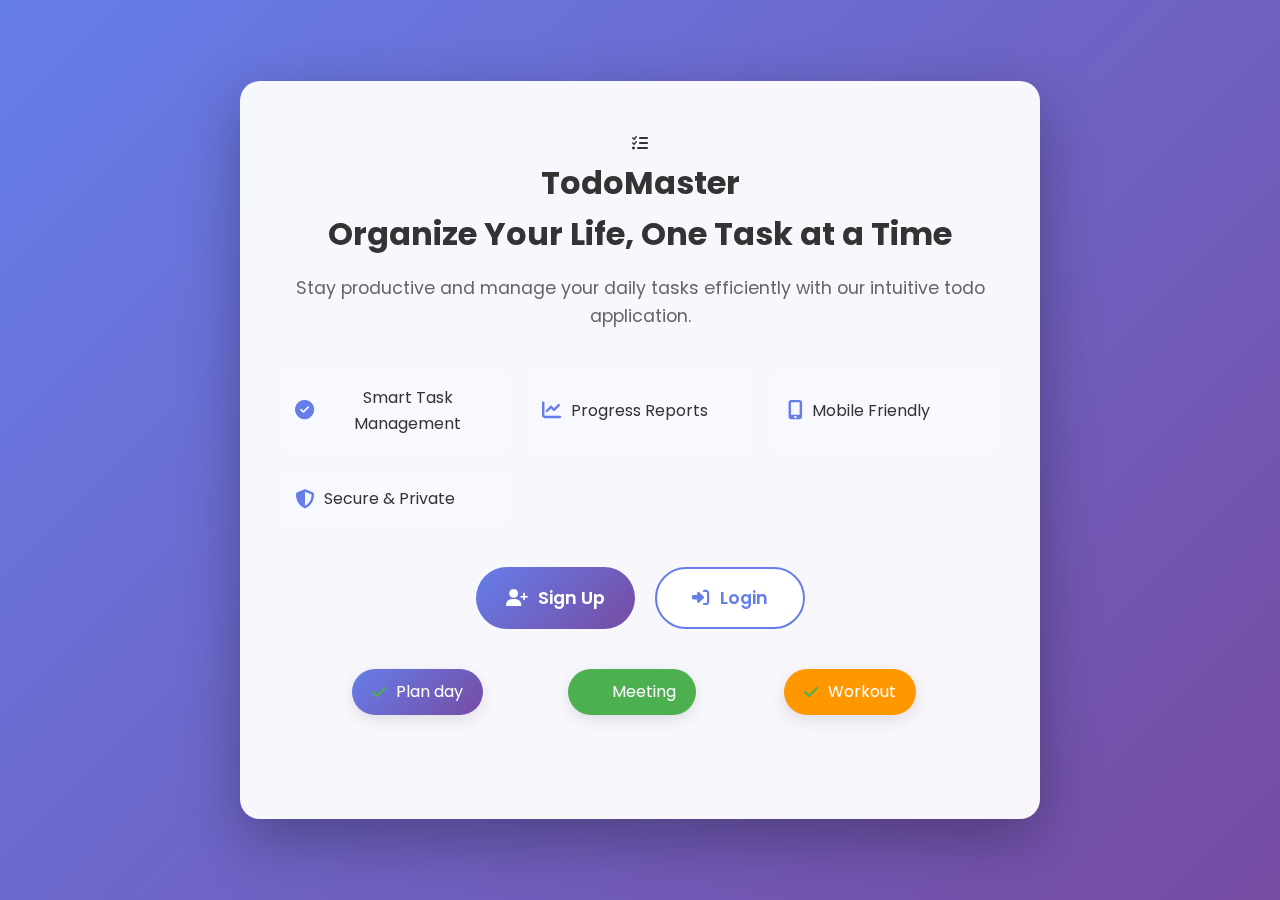
<file: index.html>
<!DOCTYPE html>
<html lang="en">
<head>
    <meta charset="UTF-8">
    <meta name="viewport" content="width=device-width, initial-scale=1.0">
    <title>Todo App - Welcome</title>
    <link rel="stylesheet" href="https://cdnjs.cloudflare.com/ajax/libs/font-awesome/6.4.0/css/all.min.css">
    <link rel="stylesheet" href="css/style.css">
    <link rel="stylesheet" href="css/responsive.css">
    <link href="https://fonts.googleapis.com/css2?family=Poppins:wght@300;400;500;600;700&display=swap" rel="stylesheet">
</head>
<body>
    <div class="welcome-container">
        <div class="welcome-content">
            <div class="logo">
                <i class="fas fa-tasks"></i>
                <h1>TodoMaster</h1>
            </div>
            
            <div class="welcome-text">
                <h2>Organize Your Life, One Task at a Time</h2>
                <p>Stay productive and manage your daily tasks efficiently with our intuitive todo application.</p>
                
                <div class="features">
                    <div class="feature">
                        <i class="fas fa-check-circle"></i>
                        <span>Smart Task Management</span>
                    </div>
                    <div class="feature">
                        <i class="fas fa-chart-line"></i>
                        <span>Progress Reports</span>
                    </div>
                    <div class="feature">
                        <i class="fas fa-mobile-alt"></i>
                        <span>Mobile Friendly</span>
                    </div>
                    <div class="feature">
                        <i class="fas fa-shield-alt"></i>
                        <span>Secure & Private</span>
                    </div>
                </div>
            </div>
            
            <div class="auth-buttons">
                <a href="signup.html" class="btn btn-signup">
                    <i class="fas fa-user-plus"></i> Sign Up
                </a>
                <a href="login.html" class="btn btn-login">
                    <i class="fas fa-sign-in-alt"></i> Login
                </a>
            </div>
            
            <div class="animation-area">
                <div class="task-animation">
                    <div class="task-item task1">
                        <i class="fas fa-check"></i> Plan day
                    </div>
                    <div class="task-item task2">
                        <i class="fas fa-check"></i> Meeting
                    </div>
                    <div class="task-item task3">
                        <i class="fas fa-check"></i> Workout
                    </div>
                </div>
            </div>
        </div>
    </div>
    
    <script src="js/auth.js"></script>
</body>
</html>
</file>
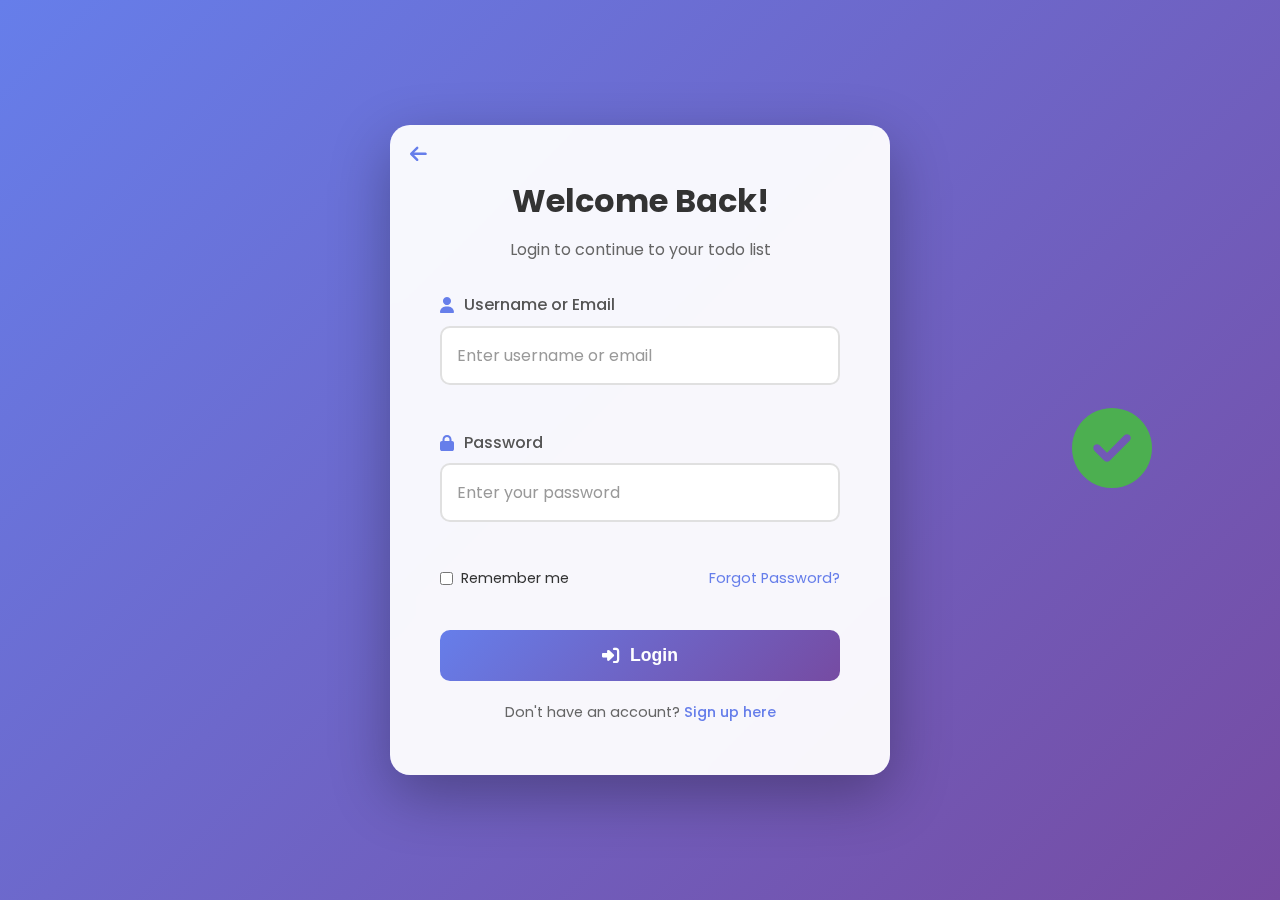
<file: login.html>
<!DOCTYPE html>
<html lang="en">
<head>
    <meta charset="UTF-8">
    <meta name="viewport" content="width=device-width, initial-scale=1.0">
    <title>Login - TodoMaster</title>
    <link rel="stylesheet" href="https://cdnjs.cloudflare.com/ajax/libs/font-awesome/6.4.0/css/all.min.css">
    <link rel="stylesheet" href="css/style.css">
    <link rel="stylesheet" href="css/responsive.css">
    <link href="https://fonts.googleapis.com/css2?family=Poppins:wght@300;400;500;600;700&display=swap" rel="stylesheet">
</head>
<body>
    <div class="auth-container">
        <div class="auth-card">
            <div class="auth-header">
                <a href="index.html" class="back-btn">
                    <i class="fas fa-arrow-left"></i>
                </a>
                <h2>Welcome Back!</h2>
                <p>Login to continue to your todo list</p>
            </div>
            
            <form id="loginForm" class="auth-form">
                <div class="form-group">
                    <label for="loginUsername">
                        <i class="fas fa-user"></i> Username or Email
                    </label>
                    <input type="text" id="loginUsername" name="username" required 
                           placeholder="Enter username or email">
                    <div class="error-message" id="loginUsernameError"></div>
                </div>
                
                <div class="form-group">
                    <label for="loginPassword">
                        <i class="fas fa-lock"></i> Password
                    </label>
                    <input type="password" id="loginPassword" name="password" required 
                           placeholder="Enter your password">
                    <div class="error-message" id="loginPasswordError"></div>
                </div>
                
                <div class="form-options">
                    <label class="checkbox">
                        <input type="checkbox" id="rememberMe">
                        <span>Remember me</span>
                    </label>
                    <a href="#" class="forgot-password">Forgot Password?</a>
                </div>
                
                <button type="submit" class="btn btn-submit">
                    <i class="fas fa-sign-in-alt"></i> Login
                </button>
                
                <div class="auth-footer">
                    <p>Don't have an account? <a href="signup.html">Sign up here</a></p>
                </div>
            </form>
        </div>
        
        <div class="login-animation">
            <div class="task-complete">
                <i class="fas fa-check-circle"></i>
            </div>
        </div>
    </div>
    
    <script src="js/auth.js"></script>
</body>
</html>
</file>
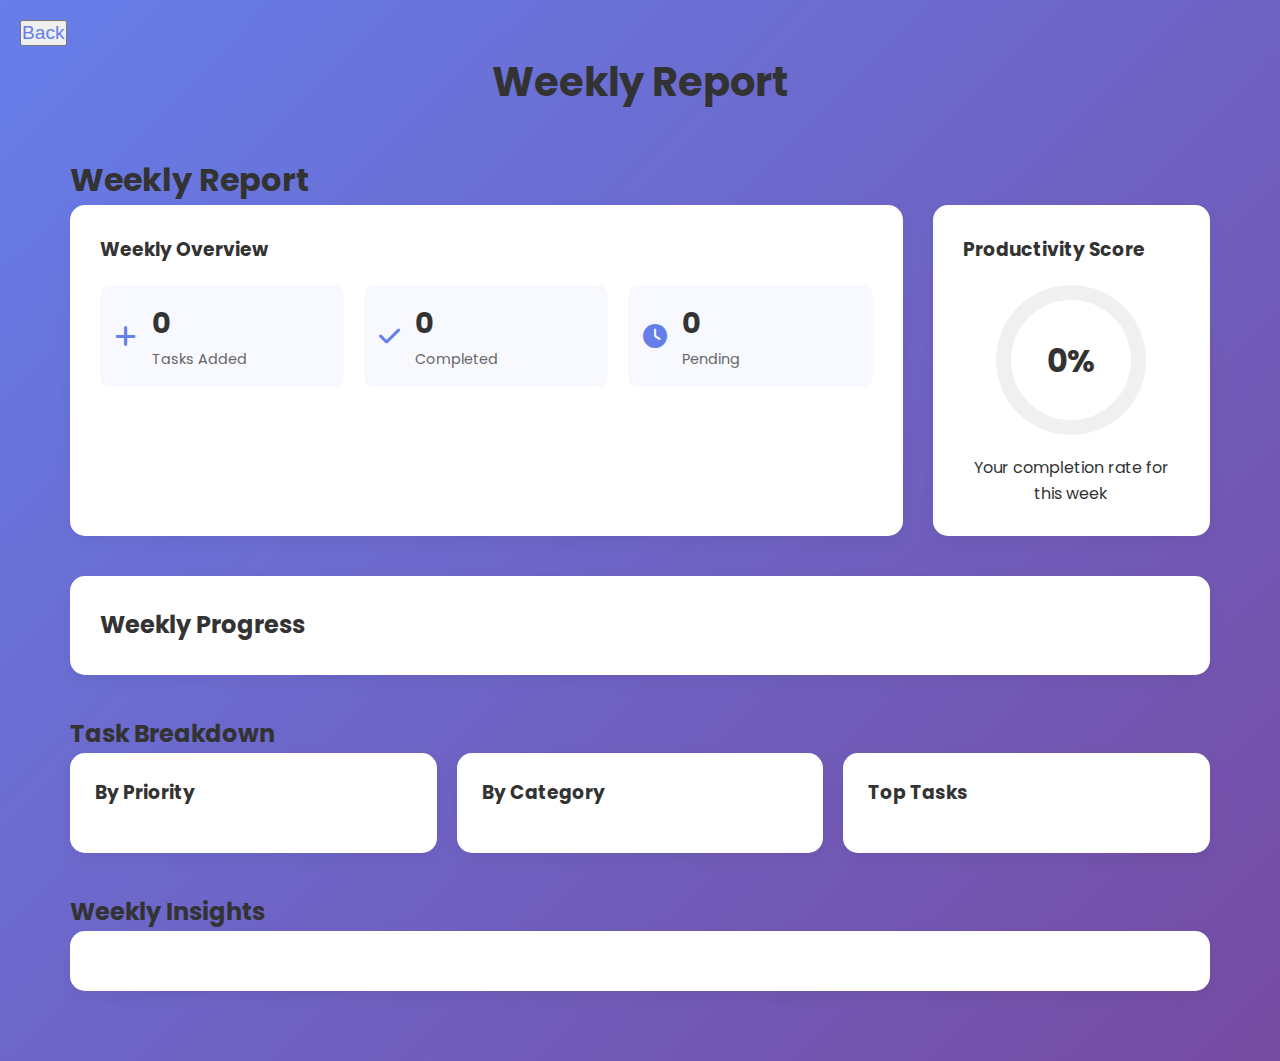
<file: report.html>
<!DOCTYPE html>
<html lang="en">
<head>
    <meta charset="UTF-8">
    <meta name="viewport" content="width=device-width, initial-scale=1.0">
    <title>Weekly Report - TodoMaster</title>
    <link rel="stylesheet" href="https://cdnjs.cloudflare.com/ajax/libs/font-awesome/6.4.0/css/all.min.css">
    <link rel="stylesheet" href="css/style.css">
    <link rel="stylesheet" href="css/responsive.css">
    <link href="https://fonts.googleapis.com/css2?family=Poppins:wght@300;400;500;600;700&display=swap" rel="stylesheet">
</head>
<body>
    <div class="report-container">
    <header class="report-header">
    <button class="back-btn" onclick="history.back()">Back</button>
    <h1>Weekly Report</h1>
    <div class="date-range" id="dateRange"></div>
</header>

            <h1>Weekly Report</h1>
            <div class="date-range" id="dateRange"></div>
        </header>
        
        <main class="report-content">
            <div class="summary-cards">
                <div class="summary-card">
                    <h3>Weekly Overview</h3>
                    <div class="summary-stats">
                        <div class="stat">
                            <i class="fas fa-plus"></i>
                            <div>
                                <span class="stat-number" id="weeklyAdded">0</span>
                                <span class="stat-label">Tasks Added</span>
                            </div>
                        </div>
                        <div class="stat">
                            <i class="fas fa-check"></i>
                            <div>
                                <span class="stat-number" id="weeklyCompleted">0</span>
                                <span class="stat-label">Completed</span>
                            </div>
                        </div>
                        <div class="stat">
                            <i class="fas fa-clock"></i>
                            <div>
                                <span class="stat-number" id="weeklyPending">0</span>
                                <span class="stat-label">Pending</span>
                            </div>
                        </div>
                    </div>
                </div>
                
                <div class="summary-card">
                    <h3>Productivity Score</h3>
                    <div class="productivity-score">
                        <div class="score-circle">
                            <span id="productivityScore">0%</span>
                        </div>
                        <p>Your completion rate for this week</p>
                    </div>
                </div>
            </div>
            
            <div class="chart-section">
                <h2>Weekly Progress</h2>
                <div class="chart" id="weeklyChart">
                    <!-- Chart will be generated by JavaScript -->
                </div>
            </div>
            
            <div class="task-breakdown">
                <h2>Task Breakdown</h2>
                <div class="breakdown-grid">
                    <div class="breakdown-card">
                        <h3>By Priority</h3>
                        <div class="breakdown-list" id="priorityBreakdown">
                            <!-- Priority breakdown -->
                        </div>
                    </div>
                    
                    <div class="breakdown-card">
                        <h3>By Category</h3>
                        <div class="breakdown-list" id="categoryBreakdown">
                            <!-- Category breakdown -->
                        </div>
                    </div>
                    
                    <div class="breakdown-card">
                        <h3>Top Tasks</h3>
                        <div class="task-list" id="topTasks">
                            <!-- Recent important tasks -->
                        </div>
                    </div>
                </div>
            </div>
            
            <div class="insights">
                <h2>Weekly Insights</h2>
                <div class="insights-list" id="weeklyInsights">
                    <!-- Insights will be generated here -->
                </div>
            </div>
            
         
          
    <script src="js/storage.js"></script>
    <script src="js/report.js"></script>
</body>
</html>
</file>
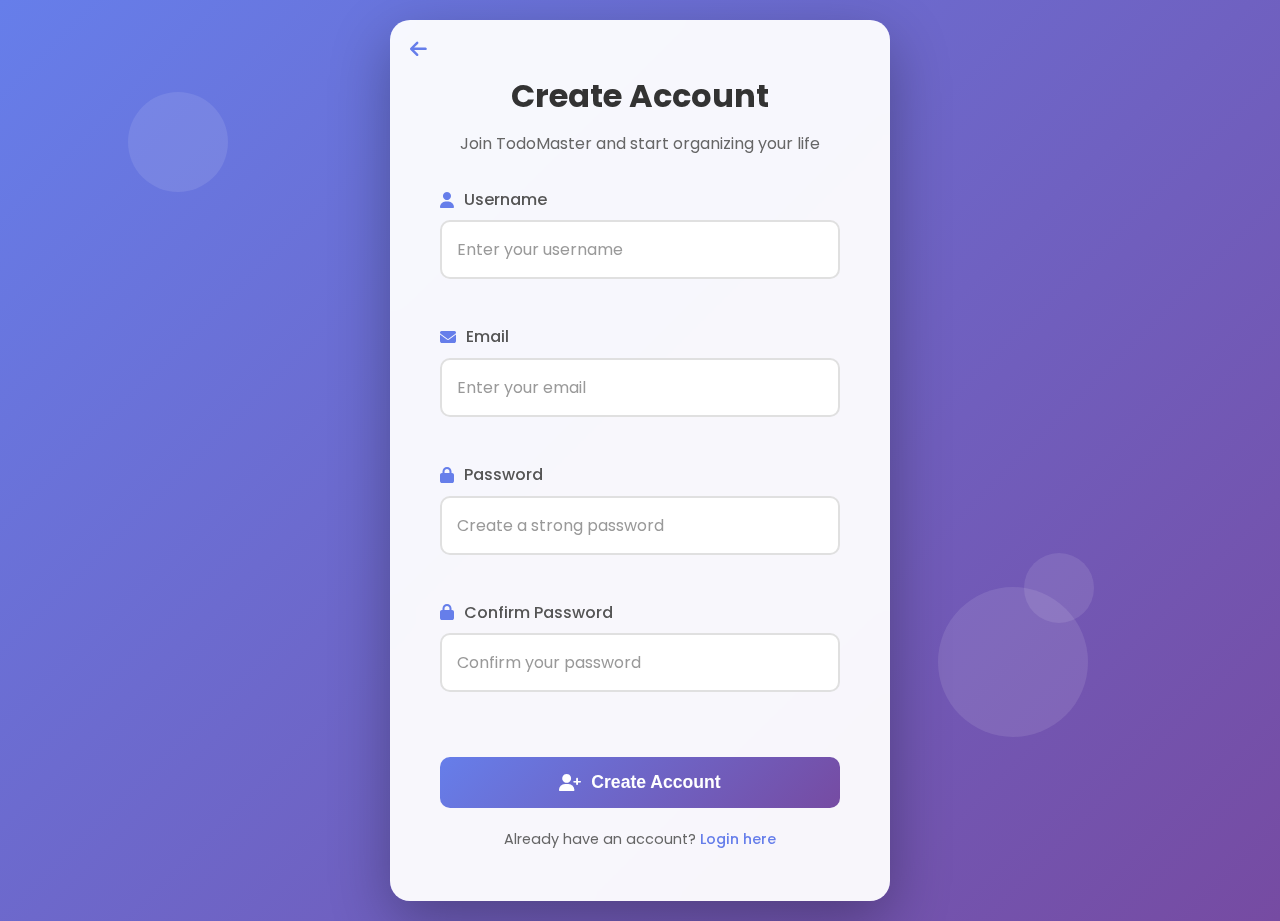
<file: signup.html>
<!DOCTYPE html>
<html lang="en">
<head>
    <meta charset="UTF-8">
    <meta name="viewport" content="width=device-width, initial-scale=1.0">
    <title>Sign Up - TodoMaster</title>
    <link rel="stylesheet" href="https://cdnjs.cloudflare.com/ajax/libs/font-awesome/6.4.0/css/all.min.css">
    <link rel="stylesheet" href="css/style.css">
    <link rel="stylesheet" href="css/responsive.css">
    <link href="https://fonts.googleapis.com/css2?family=Poppins:wght@300;400;500;600;700&display=swap" rel="stylesheet">
</head>
<body>
    <div class="auth-container">
        <div class="auth-card">
            <div class="auth-header">
                <a href="index.html" class="back-btn">
                    <i class="fas fa-arrow-left"></i>
                </a>
                <h2>Create Account</h2>
                <p>Join TodoMaster and start organizing your life</p>
            </div>
            
            <form id="signupForm" class="auth-form">
                <div class="form-group">
                    <label for="username">
                        <i class="fas fa-user"></i> Username
                    </label>
                    <input type="text" id="username" name="username" required 
                           placeholder="Enter your username" minlength="3">
                    <div class="error-message" id="usernameError"></div>
                </div>
                
                <div class="form-group">
                    <label for="email">
                        <i class="fas fa-envelope"></i> Email
                    </label>
                    <input type="email" id="email" name="email" required 
                           placeholder="Enter your email">
                    <div class="error-message" id="emailError"></div>
                </div>
                
                <div class="form-group">
                    <label for="password">
                        <i class="fas fa-lock"></i> Password
                    </label>
                    <input type="password" id="password" name="password" required 
                           placeholder="Create a strong password" minlength="6">
                    <div class="error-message" id="passwordError"></div>
                </div>
                
                <div class="form-group">
                    <label for="confirmPassword">
                        <i class="fas fa-lock"></i> Confirm Password
                    </label>
                    <input type="password" id="confirmPassword" name="confirmPassword" required 
                           placeholder="Confirm your password">
                    <div class="error-message" id="confirmPasswordError"></div>
                </div>
                
                <button type="submit" class="btn btn-submit">
                    <i class="fas fa-user-plus"></i> Create Account
                </button>
                
                <div class="auth-footer">
                    <p>Already have an account? <a href="login.html">Login here</a></p>
                </div>
            </form>
        </div>
        
        <div class="signup-animation">
            <div class="bubble bubble1"></div>
            <div class="bubble bubble2"></div>
            <div class="bubble bubble3"></div>
        </div>
    </div>
    
    <script src="js/auth.js"></script>
</body>
</html>
</file>
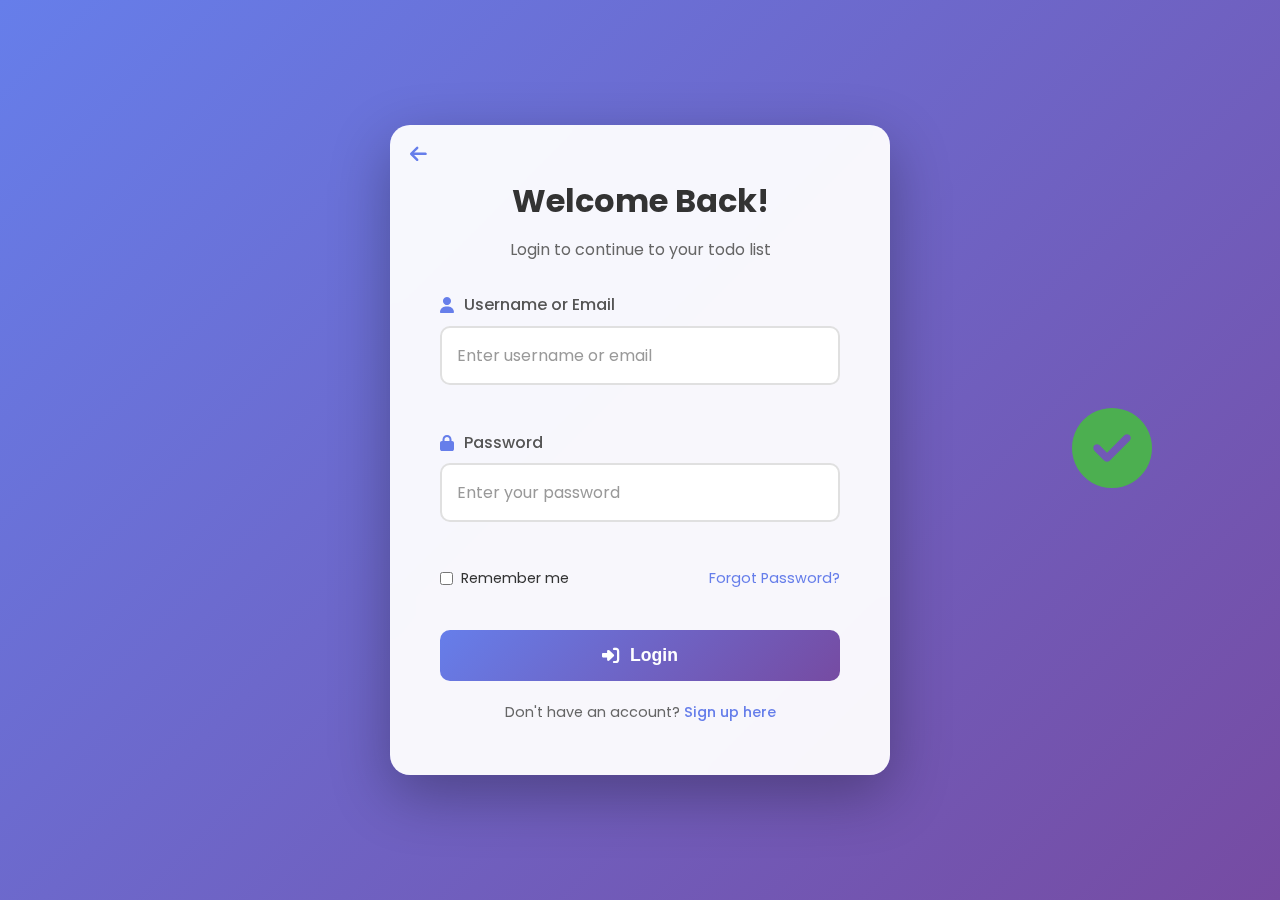
<file: todo.html>
<!DOCTYPE html>
<html lang="en">
<head>
    <meta charset="UTF-8">
    <meta name="viewport" content="width=device-width, initial-scale=1.0">
    <title>My Todo List - TodoMaster</title>
    <link rel="stylesheet" href="https://cdnjs.cloudflare.com/ajax/libs/font-awesome/6.4.0/css/all.min.css">
    <link rel="stylesheet" href="css/style.css">
    <link rel="stylesheet" href="css/responsive.css">
    <link href="https://fonts.googleapis.com/css2?family=Poppins:wght@300;400;500;600;700&display=swap" rel="stylesheet">
</head>
<body>
    <div class="todo-container">
        <!-- Sidebar -->
        <div class="sidebar">
            <div class="sidebar-header">
                <div class="logo">
                    <i class="fas fa-tasks"></i>
                    <h2>TodoMaster</h2>
                </div>
                <div class="user-info">
                    <i class="fas fa-user-circle"></i>
                    <span id="loggedInUser">User</span>
                </div>
            </div>
            
            <nav class="sidebar-nav">
                <a href="#" class="nav-item active" data-section="tasksSection">
                    <i class="fas fa-list-check"></i>
                    <span>My Tasks</span>
                    <span class="task-count" id="totalTasks">0</span>
                </a>
                <a href="#" class="nav-item" data-section="addTaskSection">
                    <i class="fas fa-plus-circle"></i>
                    <span>Add New Task</span>
                </a>
                <a href="#" class="nav-item" data-section="reportsSection">
                    <i class="fas fa-chart-bar"></i>
                    <span>Reports</span>
                </a>
                <a href="report.html" class="nav-item">
                    <i class="fas fa-file-alt"></i>
                    <span>Weekly Report</span>
                </a>
                <a href="#" class="nav-item" id="logoutBtn">
                    <i class="fas fa-sign-out-alt"></i>
                    <span>Logout</span>
                </a>
            </nav>
            
            <div class="sidebar-footer">
                <div class="progress-card">
                    <h4>Today's Progress</h4>
                    <div class="progress-bar">
                        <div class="progress-fill" id="progressFill">0%</div>
                    </div>
                    <p>Completed: <span id="completedTasks">0</span>/<span id="totalTodayTasks">0</span></p>
                </div>
            </div>
        </div>
        
        <!-- Main Content -->
        <div class="main-content">
            <!-- Tasks Section -->
            <section id="tasksSection" class="content-section active">
                <div class="content-header">
                    <h1>My Tasks</h1>
                    <div class="filters">
                        <button class="filter-btn active" data-filter="all">All</button>
                        <button class="filter-btn" data-filter="pending">Pending</button>
                        <button class="filter-btn" data-filter="completed">Completed</button>
                    </div>
                </div>
                
                <div class="tasks-list" id="tasksList">
                    <div class="empty-state">
                        <i class="fas fa-clipboard-list"></i>
                        <h3>No tasks yet</h3>
                        <p>Add your first task to get started!</p>
                    </div>
                </div>
            </section>
            
            <!-- Add Task Section -->
            <section id="addTaskSection" class="content-section">
                <div class="content-header">
                    <h1>Add New Task</h1>
                </div>
                
                <form id="addTaskForm" class="task-form">
                    <div class="form-group">
                        <label for="taskTitle">
                            <i class="fas fa-heading"></i> Task Title
                        </label>
                        <input type="text" id="taskTitle" required 
                               placeholder="What needs to be done?">
                    </div>
                    
                    <div class="form-group">
                        <label for="taskDescription">
                            <i class="fas fa-align-left"></i> Description
                        </label>
                        <textarea id="taskDescription" rows="3" 
                                  placeholder="Add details about your task..."></textarea>
                    </div>
                    
                    <div class="form-row">
                        <div class="form-group">
                            <label for="taskPriority">
                                <i class="fas fa-flag"></i> Priority
                            </label>
                            <select id="taskPriority">
                                <option value="low">Low</option>
                                <option value="medium" selected>Medium</option>
                                <option value="high">High</option>
                            </select>
                        </div>
                        
                        <div class="form-group">
                            <label for="taskDueDate">
                                <i class="fas fa-calendar"></i> Due Date
                            </label>
                            <input type="date" id="taskDueDate">
                        </div>
                    </div>
                    
                    <div class="form-group">
                        <label for="taskCategory">
                            <i class="fas fa-tag"></i> Category
                        </label>
                        <input type="text" id="taskCategory" 
                               placeholder="Work, Personal, Shopping, etc.">
                    </div>
                    
                    <button type="submit" class="btn btn-submit">
                        <i class="fas fa-plus"></i> Add Task
                    </button>
                </form>
            </section>
            
            <!-- Reports Section -->
            <section id="reportsSection" class="content-section">
                <div class="content-header">
                    <h1>Task Reports</h1>
                </div>
                
                <div class="reports-grid">
                    <div class="report-card">
                        <div class="report-icon">
                            <i class="fas fa-tasks"></i>
                        </div>
                        <h3>Total Tasks</h3>
                        <p class="report-number" id="reportTotalTasks">0</p>
                    </div>
                    
                    <div class="report-card">
                        <div class="report-icon completed">
                            <i class="fas fa-check-circle"></i>
                        </div>
                        <h3>Completed</h3>
                        <p class="report-number" id="reportCompletedTasks">0</p>
                    </div>
                    
                    <div class="report-card">
                        <div class="report-icon pending">
                            <i class="fas fa-clock"></i>
                        </div>
                        <h3>Pending</h3>
                        <p class="report-number" id="reportPendingTasks">0</p>
                    </div>
                    
                    <div class="report-card">
                        <div class="report-icon high">
                            <i class="fas fa-exclamation-circle"></i>
                        </div>
                        <h3>High Priority</h3>
                        <p class="report-number" id="reportHighPriority">0</p>
                    </div>
                </div>
                
                <div class="chart-container">
                    <h3>Completion Rate</h3>
                    <div class="completion-chart">
                        <div class="chart-bar" id="completionChart">
                            <div class="chart-fill"></div>
                        </div>
                        <span class="chart-percentage" id="completionPercentage">0%</span>
                    </div>
                </div>
            </section>
        </div>
        
        <!-- Task Edit Modal -->
        <div id="editModal" class="modal">
            <div class="modal-content">
                <span class="close-modal">&times;</span>
                <h2>Edit Task</h2>
                <form id="editTaskForm">
                    <!-- Form fields populated by JavaScript -->
                </form>
            </div>
        </div>
    </div>
    
    <script src="js/storage.js"></script>
    <script src="js/todo.js"></script>
</body>
</html>
</file>
<file: css/responsive.css>
/* ===========================================
   RESPONSIVE STYLES - MOBILE FIRST APPROACH
   =========================================== */

/* Base mobile styles (already defined above) */

/* Small tablets and large phones (600px and up) */
@media (min-width: 600px) {
    .features {
        grid-template-columns: repeat(2, 1fr);
    }
    
    .reports-grid {
        grid-template-columns: repeat(2, 1fr);
    }
    
    .summary-stats {
        grid-template-columns: repeat(2, 1fr);
    }
    
    .breakdown-grid {
        grid-template-columns: repeat(2, 1fr);
        gap: 20px;
    }
    
    .chart-bars {
        padding: 0 15px;
    }
    
    .chart-day {
        margin: 0 8px;
    }
    
    .chart-bar {
        width: 22px;
    }
    
    .nav-item span:not(.task-count) {
        display: inline !important;
    }
}

/* Tablets (768px and up) */
@media (min-width: 768px) {
    .features {
        grid-template-columns: repeat(3, 1fr);
    }
    
    .reports-grid {
        grid-template-columns: repeat(4, 1fr);
    }
    
    .summary-stats {
        grid-template-columns: repeat(3, 1fr);
    }
    
    .breakdown-grid {
        grid-template-columns: repeat(2, 1fr);
    }
    
    .form-row {
        grid-template-columns: 1fr 1fr;
        gap: 20px;
    }
    
    .content-header {
        flex-direction: row;
        align-items: center;
    }
    
    .filters {
        width: auto;
        justify-content: flex-start;
    }
    
    .filter-btn {
        flex: 0 1 auto;
        min-width: 80px;
    }
    
    .task-item-card {
        flex-direction: row;
        align-items: center;
    }
    
    .task-actions {
        align-self: center;
    }
    
    .chart-bars {
        padding: 0 20px;
    }
    
    .chart-day {
        margin: 0 10px;
    }
    
    .chart-bar {
        width: 24px;
    }
    
    .report-actions {
        flex-direction: row;
    }
    
    .modal-content {
        width: 500px;
        padding: 40px;
    }
}

/* Small laptops (992px and up) */
@media (min-width: 992px) {
    .todo-container {
        flex-direction: row;
    }
    
    .sidebar {
        width: 280px;
        height: 100vh;
        position: sticky;
        top: 0;
        flex-direction: column;
        padding: 0;
    }
    
    .sidebar-header {
        padding: 30px 20px;
        border-bottom: 1px solid #eee;
        display: block;
    }
    
    .sidebar-nav {
        display: flex;
        flex-direction: column;
        padding: 20px 0;
        gap: 0;
    }
    
    .nav-item {
        padding: 15px 25px;
        border-left: 4px solid transparent;
        border-bottom: none;
        justify-content: flex-start;
    }
    
    .nav-item.active {
        border-left-color: #667eea;
        border-bottom: none;
    }
    
    .nav-item span:not(.task-count) {
        display: inline;
    }
    
    .task-count {
        position: absolute;
        right: 25px;
        margin-left: 0;
    }
    
    .sidebar-footer {
        display: block;
    }
    
    .main-content {
        flex: 1;
        padding: 30px;
        max-width: calc(100% - 280px);
    }
    
    .summary-cards {
        grid-template-columns: 2fr 1fr;
    }
    
    .welcome-content {
        padding: 50px 40px;
    }
    
    .auth-card {
        padding: 50px;
    }
    
    .chart-bars {
        padding: 0 30px;
    }
    
    .chart-day {
        margin: 0 15px;
    }
    
    .chart-bar {
        width: 28px;
    }
}

/* Large screens (1200px and up) */
@media (min-width: 1200px) {
    .sidebar {
        width: 300px;
    }
    
    .main-content {
        max-width: calc(100% - 300px);
    }
    
    .summary-cards {
        grid-template-columns: 3fr 1fr;
    }
    
    .breakdown-grid {
        grid-template-columns: repeat(3, 1fr);
    }
    
    .chart-bars {
        padding: 0 40px;
    }
    
    .chart-day {
        margin: 0 20px;
    }
    
    .chart-bar {
        width: 30px;
    }
}

/* ===========================================
   MOBILE-SPECIFIC STYLES (max-width)
   =========================================== */

/* Large phones (max-width: 767px) */
@media (max-width: 767px) {
    /* Welcome & Auth Pages */
    .welcome-container,
    .auth-container {
        padding: 15px;
    }
    
    .welcome-content,
    .auth-card {
        padding: 25px 20px;
        border-radius: 15px;
    }
    
    .welcome-logo h1 {
        font-size: 1.8rem;
    }
    
    .todo-logo h2 {
        font-size: 1.3rem;
    }
    
    .welcome-text h2 {
        font-size: 1.4rem;
    }
    
    .auth-header h2 {
        font-size: 1.5rem;
    }
    
    /* Task Items */
    .task-item-card {
        padding: 15px;
    }
    
    .task-content h3 {
        font-size: 1rem;
    }
    
    .task-content p {
        font-size: 0.85rem;
    }
    
    .task-meta {
        font-size: 0.8rem;
        gap: 10px;
    }
    
    .priority {
        font-size: 0.7rem;
        padding: 3px 8px;
    }
    
    /* Reports */
    .report-number {
        font-size: 2rem;
    }
    
    .report-card h3 {
        font-size: 0.9rem;
    }
    
    .chart-percentage {
        font-size: 1.3rem;
    }
    
    .score-circle {
        width: 100px;
        height: 100px;
    }
    
    .score-circle::before {
        width: 80px;
        height: 80px;
    }
    
    .score-circle span {
        font-size: 1.5rem;
    }
    
    /* Forms */
    .form-group input,
    .form-group select,
    .form-group textarea {
        padding: 12px;
    }
    
    /* Navigation */
    .nav-item {
        padding: 10px 12px;
        font-size: 0.9rem;
    }
    
    .nav-item i {
        font-size: 1.1rem;
    }
    
    .task-count {
        font-size: 0.75rem;
        padding: 2px 8px;
    }
    
    /* Animation adjustments */
    .task-animation {
        height: 80px;
    }
    
    .task-item {
        font-size: 0.9rem;
        padding: 8px 15px;
    }
    
    /* Modal */
    .modal-content {
        padding: 25px 20px;
        margin: 20px;
        width: calc(100% - 40px);
    }
    
    .modal-content h2 {
        font-size: 1.5rem;
    }
}

/* Small phones (max-width: 480px) */
@media (max-width: 480px) {
    .welcome-logo h1 {
        font-size: 1.6rem;
    }
    
    .todo-logo h2 {
        font-size: 1.2rem;
    }
    
    .welcome-text h2 {
        font-size: 1.3rem;
    }
    
    .welcome-text p,
    .auth-header p {
        font-size: 1rem;
    }
    
    .features {
        gap: 10px;
    }
    
    .feature {
        padding: 12px;
        font-size: 0.9rem;
    }
    
    .btn {
        padding: 12px 20px;
        font-size: 1rem;
    }
    
    .content-header h1 {
        font-size: 1.5rem;
    }
    
    .filter-btn {
        padding: 6px 12px;
        font-size: 0.85rem;
    }
    
    .task-checkbox {
        width: 20px;
        height: 20px;
    }
    
    .task-actions .task-btn {
        width: 32px;
        height: 32px;
        font-size: 1rem;
    }
    
    .form-buttons {
        flex-direction: column;
    }
    
    .form-buttons .btn {
        width: 100%;
    }
    
    .chart-bars {
        padding: 0 5px;
    }
    
    .chart-day {
        margin: 0 3px;
    }
    
    .chart-bar {
        width: 16px;
    }
    
    .chart-day-label {
        font-size: 0.75rem;
    }
    
    .legend-item {
        font-size: 0.8rem;
    }
    
    .breakdown-item {
        margin: 8px 0;
    }
    
    .breakdown-label {
        font-size: 0.85rem;
    }
    
    .breakdown-value {
        font-size: 0.8rem;
        min-width: 70px;
    }
    
    .task-title-small {
        font-size: 0.85rem;
    }
    
    .task-priority-small {
        font-size: 0.65rem;
        padding: 2px 6px;
    }
    
    .insight-item {
        font-size: 0.9rem;
        padding: 10px 0;
    }
    
    .report-header h1 {
        font-size: 1.8rem;
    }
}

/* Very small phones (max-width: 360px) */
@media (max-width: 360px) {
    .welcome-logo {
        flex-direction: column;
        text-align: center;
        gap: 10px;
    }
    
    .auth-buttons {
        gap: 10px;
    }
    
    .sidebar-nav {
        gap: 5px;
    }
    
    .nav-item {
        padding: 8px 10px;
        min-width: 60px;
    }
    
    .nav-item i {
        font-size: 1rem;
        margin-bottom: 2px;
    }
    
    .task-count {
        position: absolute;
        top: 2px;
        right: 2px;
        font-size: 0.7rem;
        padding: 1px 5px;
    }
    
    .reports-grid {
        gap: 10px;
    }
    
    .report-card {
        padding: 20px 15px;
    }
    
    .report-icon {
        width: 50px;
        height: 50px;
        font-size: 1.3rem;
        margin-bottom: 15px;
    }
    
    .report-number {
        font-size: 1.8rem;
    }
    
    .chart-bars {
        padding: 0;
    }
    
    .chart-day {
        margin: 0 2px;
    }
    
    .chart-bar {
        width: 14px;
    }
}

/* ===========================================
   TABLET-SPECIFIC STYLES (768px - 991px)
   =========================================== */
@media (min-width: 768px) and (max-width: 991px) {
    .todo-container {
        flex-direction: column;
    }
    
    .sidebar {
        width: 100%;
        flex-direction: row;
        justify-content: space-between;
        align-items: center;
        padding: 10px 20px;
        height: auto;
        position: relative;
    }
    
    .sidebar-header {
        padding: 0;
        display: flex;
        align-items: center;
        gap: 15px;
        flex: 0 0 auto;
    }
    
    .todo-logo {
        margin-bottom: 0;
    }
    
    .user-info {
        display: none; /* Hide on tablet for space */
    }
    
    .sidebar-nav {
        flex: 1;
        flex-direction: row;
        justify-content: flex-end;
        gap: 15px;
        padding: 0;
    }
    
    .nav-item {
        padding: 10px 15px;
        border-left: none;
        border-bottom: 3px solid transparent;
    }
    
    .nav-item.active {
        border-left: none;
        border-bottom-color: #667eea;
    }
    
    .nav-item span:not(.task-count) {
        display: none; /* Hide text, show only icons */
    }
    
    .task-count {
        position: absolute;
        top: -5px;
        right: -5px;
        font-size: 0.7rem;
        padding: 1px 6px;
    }
    
    .sidebar-footer {
        display: none;
    }
    
    .main-content {
        padding: 25px;
        max-width: 100%;
    }
    
    .summary-cards {
        grid-template-columns: 1fr;
    }
    
    .chart-bars {
        padding: 0 15px;
    }
    
    .chart-day {
        margin: 0 8px;
    }
    
    .chart-bar {
        width: 20px;
    }
}

/* ===========================================
   LANDSCAPE ORIENTATION
   =========================================== */
@media (max-height: 600px) and (orientation: landscape) {
    .welcome-container,
    .auth-container {
        padding: 10px;
    }
    
    .welcome-content,
    .auth-card {
        padding: 20px;
        max-height: 90vh;
        overflow-y: auto;
    }
    
    .features {
        margin: 15px 0;
        grid-template-columns: repeat(3, 1fr);
    }
    
    .task-animation {
        height: 60px;
        margin: 10px 0;
    }
    
    .auth-form {
        margin-top: 15px;
    }
    
    .form-options {
        margin: 10px 0;
    }
    
    .sidebar {
        height: auto;
        min-height: 100vh;
    }
    
    .main-content {
        max-height: 100vh;
        overflow-y: auto;
    }
    
    .task-item-card {
        padding: 12px 15px;
    }
    
    .task-content h3 {
        font-size: 1rem;
        margin-bottom: 4px;
    }
    
    .task-content p {
        font-size: 0.85rem;
        margin-bottom: 8px;
    }
    
    .task-meta {
        font-size: 0.8rem;
    }
}

/* ===========================================
   HIGH DPI / RETINA DISPLAYS
   =========================================== */
@media (-webkit-min-device-pixel-ratio: 2), (min-resolution: 192dpi) {
    .btn,
    .task-item-card,
    .report-card,
    .summary-card,
    .breakdown-card {
        box-shadow: 0 2px 8px rgba(0, 0, 0, 0.08);
    }
    
    .sidebar {
        box-shadow: 3px 0 10px rgba(0, 0, 0, 0.08);
    }
    
    .modal-content {
        box-shadow: 0 10px 40px rgba(0, 0, 0, 0.15);
    }
}

/* ===========================================
   PRINT STYLES
   =========================================== */
@media print {
    body {
        background: white !important;
        color: black !important;
        font-size: 12pt;
    }
    
    .btn,
    .sidebar,
    .task-actions,
    .report-actions,
    .filters,
    .modal,
    .notification,
    .back-btn,
    .sidebar-footer,
    .task-checkbox {
        display: none !important;
    }
    
    .main-content {
        padding: 0 !important;
        margin: 0 !important;
        width: 100% !important;
        max-width: 100% !important;
    }
    
    .report-container {
        padding: 0 !important;
    }
    
    .content-section {
        display: block !important;
        break-inside: avoid;
    }
    
    .content-header {
        margin-bottom: 15px !important;
    }
    
    .content-header h1 {
        font-size: 18pt !important;
        color: black !important;
    }
    
    .task-item-card,
    .summary-card,
    .chart-section,
    .breakdown-card,
    .insights-list,
    .report-card {
        box-shadow: none !important;
        border: 1px solid #ddd !important;
        margin-bottom: 15px !important;
        break-inside: avoid;
        page-break-inside: avoid;
    }
    
    .task-item-card {
        border-left: 3px solid #667eea !important;
    }
    
    .reports-grid {
        display: grid !important;
        grid-template-columns: repeat(2, 1fr) !important;
        gap: 10px !important;
    }
    
    .report-number {
        font-size: 16pt !important;
    }
    
    .chart-fill,
    .progress-fill,
    .bar-fill {
        background: #666 !important;
        -webkit-print-color-adjust: exact;
        print-color-adjust: exact;
    }
    
    .score-circle {
        background: conic-gradient(#666 var(--score, 0%), #eee var(--score, 0%)) !important;
        -webkit-print-color-adjust: exact;
        print-color-adjust: exact;
    }
    
    a {
        color: black !important;
        text-decoration: none !important;
    }
    
    @page {
        margin: 0.5in;
    }
}

/* ===========================================
   ACCESSIBILITY & PREFERENCE QUERIES
   =========================================== */

/* Reduce motion for users who prefer it */
@media (prefers-reduced-motion: reduce) {
    *,
    *::before,
    *::after {
        animation-duration: 0.01ms !important;
        animation-iteration-count: 1 !important;
        transition-duration: 0.01ms !important;
        scroll-behavior: auto !important;
    }
    
    .task-item-card:hover {
        transform: none !important;
    }
    
    .btn:hover {
        transform: none !important;
    }
    
    .notification {
        transition: none !important;
    }
}

/* High contrast mode */
@media (prefers-contrast: high) {
    .btn {
        border: 2px solid currentColor;
    }
    
    .task-item-card {
        border: 1px solid #000;
    }
    
    .progress-bar,
    .chart-bar {
        border: 1px solid #000;
    }
}

/* Dark mode support */
@media (prefers-color-scheme: dark) {
    /* These styles would be added if you implement dark mode */
    /* You can add dark mode styles here if needed */
}

/* ===========================================
   UTILITY CLASSES FOR RESPONSIVE DESIGN
   =========================================== */
.hide-on-mobile {
    display: none;
}

.show-on-mobile {
    display: block;
}

@media (min-width: 768px) {
    .hide-on-mobile {
        display: block;
    }
    
    .show-on-mobile {
        display: none;
    }
}

/* Flex utilities for responsive layouts */
.flex-column-mobile {
    flex-direction: column;
}

@media (min-width: 768px) {
    .flex-column-mobile {
        flex-direction: row;
    }
}

/* Grid utilities */
.grid-1-mobile {
    display: grid;
    grid-template-columns: 1fr;
}

@media (min-width: 600px) {
    .grid-1-mobile {
        grid-template-columns: repeat(2, 1fr);
    }
}

@media (min-width: 992px) {
    .grid-1-mobile {
        grid-template-columns: repeat(3, 1fr);
    }
}

/* Text size utilities */
.text-sm-mobile {
    font-size: 0.9rem;
}

@media (min-width: 768px) {
    .text-sm-mobile {
        font-size: 1rem;
    }
}
</file>
<file: css/style.css>
/* Reset and Base Styles */
* {
    margin: 0;
    padding: 0;
    box-sizing: border-box;
}

body {
    font-family: 'Poppins', sans-serif;
    background: linear-gradient(135deg, #667eea 0%, #764ba2 100%);
    min-height: 100vh;
    color: #333;
    line-height: 1.6;
}

/* Welcome Page */
.welcome-container {
    min-height: 100vh;
    display: flex;
    align-items: center;
    justify-content: center;
    padding: 20px;
}

.welcome-content {
    background: rgba(255, 255, 255, 0.95);
    backdrop-filter: blur(10px);
    border-radius: 20px;
    padding: 40px;
    max-width: 800px;
    width: 100%;
    box-shadow: 0 20px 60px rgba(0, 0, 0, 0.3);
    text-align: center;
    animation: fadeIn 0.8s ease-out;
}

@keyframes fadeIn {
    from {
        opacity: 0;
        transform: translateY(20px);
    }
    to {
        opacity: 1;
        transform: translateY(0);
    }
}

.welcome-logo {
    display: flex;
    align-items: center;
    justify-content: center;
    gap: 15px;
    margin-bottom: 30px;
    color: #667eea;
}

.welcome-logo i {
    font-size: 3rem;
}

.welcome-logo h1 {
    font-size: 2.5rem;
    background: linear-gradient(135deg, #667eea 0%, #764ba2 100%);
    -webkit-background-clip: text;
    -webkit-text-fill-color: transparent;
}

.welcome-text h2 {
    font-size: 2rem;
    margin-bottom: 15px;
    color: #333;
}

.welcome-text p {
    color: #666;
    margin-bottom: 30px;
    font-size: 1.1rem;
}

.features {
    display: grid;
    grid-template-columns: repeat(auto-fit, minmax(200px, 1fr));
    gap: 20px;
    margin: 40px 0;
}

.feature {
    display: flex;
    align-items: center;
    gap: 10px;
    padding: 15px;
    background: #f8f9ff;
    border-radius: 10px;
    transition: transform 0.3s ease;
}

.feature:hover {
    transform: translateY(-5px);
}

.feature i {
    color: #667eea;
    font-size: 1.2rem;
}

.auth-buttons {
    display: flex;
    gap: 20px;
    justify-content: center;
    margin: 30px 0;
}

.btn {
    padding: 15px 30px;
    border: none;
    border-radius: 50px;
    font-size: 1.1rem;
    font-weight: 600;
    cursor: pointer;
    transition: all 0.3s ease;
    display: inline-flex;
    align-items: center;
    justify-content: center;
    gap: 10px;
    text-decoration: none;
    min-width: 150px;
}

.btn-signup {
    background: linear-gradient(135deg, #667eea 0%, #764ba2 100%);
    color: white;
}

.btn-login {
    background: white;
    color: #667eea;
    border: 2px solid #667eea;
}

.btn:hover {
    transform: translateY(-2px);
    box-shadow: 0 10px 20px rgba(0, 0, 0, 0.2);
}

.animation-area {
    margin-top: 40px;
}

.task-animation {
    position: relative;
    height: 100px;
}

.task-item {
    position: absolute;
    background: white;
    padding: 10px 20px;
    border-radius: 50px;
    box-shadow: 0 5px 15px rgba(0, 0, 0, 0.1);
    display: flex;
    align-items: center;
    gap: 10px;
    animation: float 3s ease-in-out infinite;
}

.task-item i {
    color: #4CAF50;
}

.task1 {
    left: 10%;
    animation-delay: 0s;
    background: linear-gradient(135deg, #667eea 0%, #764ba2 100%);
    color: white;
}

.task2 {
    left: 40%;
    animation-delay: 1s;
    background: #4CAF50;
    color: white;
}

.task3 {
    left: 70%;
    animation-delay: 2s;
    background: #FF9800;
    color: white;
}

@keyframes float {
    0%, 100% {
        transform: translateY(0);
    }
    50% {
        transform: translateY(-20px);
    }
}

/* Auth Pages */
.auth-container {
    min-height: 100vh;
    display: flex;
    align-items: center;
    justify-content: center;
    padding: 20px;
    position: relative;
    overflow: hidden;
}

.auth-card {
    background: rgba(255, 255, 255, 0.95);
    backdrop-filter: blur(10px);
    border-radius: 20px;
    padding: 40px;
    max-width: 500px;
    width: 100%;
    box-shadow: 0 20px 60px rgba(0, 0, 0, 0.3);
    z-index: 1;
}

.auth-header {
    text-align: center;
    margin-bottom: 30px;
}

.back-btn {
    position: absolute;
    top: 20px;
    left: 20px;
    color: #667eea;
    text-decoration: none;
    font-size: 1.2rem;
    display: flex;
    align-items: center;
    gap: 8px;
}

.auth-header h2 {
    font-size: 2rem;
    color: #333;
    margin-bottom: 10px;
}

.auth-header p {
    color: #666;
}

.auth-form {
    margin-top: 30px;
}

.form-group {
    margin-bottom: 20px;
}

.form-group label {
    display: flex;
    align-items: center;
    gap: 10px;
    margin-bottom: 8px;
    font-weight: 500;
    color: #555;
}

.form-group label i {
    color: #667eea;
}

.form-group input,
.form-group select,
.form-group textarea {
    width: 100%;
    padding: 15px;
    border: 2px solid #e0e0e0;
    border-radius: 10px;
    font-size: 1rem;
    font-family: 'Poppins', sans-serif;
    transition: all 0.3s ease;
    background: white;
}

.form-group input:focus,
.form-group select:focus,
.form-group textarea:focus {
    outline: none;
    border-color: #667eea;
    box-shadow: 0 0 0 3px rgba(102, 126, 234, 0.1);
}

.form-group input::placeholder,
.form-group textarea::placeholder {
    color: #999;
}

.error-message {
    color: #ff4757;
    font-size: 0.9rem;
    margin-top: 5px;
    min-height: 20px;
    display: block;
}

.form-options {
    display: flex;
    justify-content: space-between;
    align-items: center;
    margin: 20px 0;
}

.checkbox {
    display: flex;
    align-items: center;
    gap: 8px;
    cursor: pointer;
    font-size: 0.9rem;
}

.checkbox input {
    width: auto;
    cursor: pointer;
}

.forgot-password {
    color: #667eea;
    text-decoration: none;
    font-size: 0.9rem;
}

.forgot-password:hover {
    text-decoration: underline;
}

.btn-submit {
    width: 100%;
    background: linear-gradient(135deg, #667eea 0%, #764ba2 100%);
    color: white;
    padding: 15px;
    font-size: 1.1rem;
    margin-top: 20px;
    border: none;
    border-radius: 10px;
    cursor: pointer;
    font-weight: 600;
    transition: all 0.3s ease;
}

.btn-submit:hover {
    transform: translateY(-2px);
    box-shadow: 0 10px 20px rgba(0, 0, 0, 0.2);
}

.auth-footer {
    text-align: center;
    margin-top: 20px;
    color: #666;
    font-size: 0.9rem;
}

.auth-footer a {
    color: #667eea;
    text-decoration: none;
    font-weight: 500;
}

.auth-footer a:hover {
    text-decoration: underline;
}

/* Animations */
.signup-animation {
    position: absolute;
    width: 100%;
    height: 100%;
    pointer-events: none;
}

.bubble {
    position: absolute;
    border-radius: 50%;
    background: rgba(255, 255, 255, 0.1);
    animation: bubbleFloat 15s infinite linear;
}

.bubble1 {
    width: 100px;
    height: 100px;
    top: 10%;
    left: 10%;
    animation-delay: 0s;
}

.bubble2 {
    width: 150px;
    height: 150px;
    bottom: 20%;
    right: 15%;
    animation-delay: 5s;
}

.bubble3 {
    width: 70px;
    height: 70px;
    top: 60%;
    left: 80%;
    animation-delay: 10s;
}

@keyframes bubbleFloat {
    0% {
        transform: translateY(0) rotate(0deg);
    }
    100% {
        transform: translateY(-1000px) rotate(720deg);
    }
}

.login-animation {
    position: absolute;
    top: 50%;
    right: 10%;
    transform: translateY(-50%);
}

.task-complete {
    font-size: 5rem;
    color: #4CAF50;
    animation: pulse 2s infinite;
}

@keyframes pulse {
    0% {
        transform: scale(1);
    }
    50% {
        transform: scale(1.1);
    }
    100% {
        transform: scale(1);
    }
}

/* Todo App - MAIN SECTION */
.todo-container {
    display: flex;
    min-height: 100vh;
    background: #f5f7ff;
}

/* Sidebar */
.sidebar {
    width: 280px;
    background: white;
    box-shadow: 5px 0 20px rgba(0, 0, 0, 0.1);
    display: flex;
    flex-direction: column;
    z-index: 10;
    position: relative;
}

.sidebar-header {
    padding: 30px 20px;
    border-bottom: 1px solid #eee;
}

.todo-logo {
    display: flex;
    align-items: center;
    gap: 12px;
    margin-bottom: 20px;
}

.todo-logo i {
    font-size: 2rem;
    color: #667eea;
}

.todo-logo h2 {
    font-size: 1.5rem;
    background: linear-gradient(135deg, #667eea 0%, #764ba2 100%);
    -webkit-background-clip: text;
    -webkit-text-fill-color: transparent;
}

.user-info {
    display: flex;
    align-items: center;
    gap: 10px;
    padding: 10px;
    background: #f8f9ff;
    border-radius: 10px;
}

.user-info i {
    font-size: 2rem;
    color: #667eea;
}

.user-info span {
    font-weight: 500;
    color: #333;
}

.sidebar-nav {
    flex: 1;
    padding: 20px 0;
}

.nav-item {
    display: flex;
    align-items: center;
    gap: 15px;
    padding: 15px 25px;
    color: #666;
    text-decoration: none;
    transition: all 0.3s ease;
    position: relative;
    border-left: 4px solid transparent;
    cursor: pointer;
}

.nav-item:hover {
    background: #f8f9ff;
    color: #667eea;
}

.nav-item.active {
    background: #f8f9ff;
    color: #667eea;
    border-left-color: #667eea;
}

.nav-item i {
    font-size: 1.2rem;
    width: 24px;
    text-align: center;
}

.task-count {
    position: absolute;
    right: 25px;
    background: #667eea;
    color: white;
    padding: 4px 10px;
    border-radius: 20px;
    font-size: 0.8rem;
    font-weight: 600;
    min-width: 30px;
    text-align: center;
}

.sidebar-footer {
    padding: 20px;
    border-top: 1px solid #eee;
}

.progress-card {
    background: linear-gradient(135deg, #667eea 0%, #764ba2 100%);
    color: white;
    padding: 20px;
    border-radius: 10px;
}

.progress-card h4 {
    margin-bottom: 15px;
    font-size: 1rem;
    font-weight: 600;
}

.progress-bar {
    height: 8px;
    background: rgba(255, 255, 255, 0.2);
    border-radius: 4px;
    margin-bottom: 10px;
    overflow: hidden;
    position: relative;
}

.progress-fill {
    height: 100%;
    background: white;
    border-radius: 4px;
    width: 0%;
    transition: width 0.3s ease;
    display: flex;
    align-items: center;
    justify-content: flex-end;
    padding-right: 5px;
    font-size: 0.7rem;
    color: #667eea;
    white-space: nowrap;
    font-weight: 600;
}

.progress-card p {
    font-size: 0.9rem;
    opacity: 0.9;
}

/* Main Content */
.main-content {
    flex: 1;
    padding: 30px;
    overflow-y: auto;
    max-width: calc(100% - 280px);
}

.content-section {
    display: none;
    animation: slideIn 0.3s ease;
}

.content-section.active {
    display: block;
}

@keyframes slideIn {
    from {
        opacity: 0;
        transform: translateX(20px);
    }
    to {
        opacity: 1;
        transform: translateX(0);
    }
}

.content-header {
    display: flex;
    justify-content: space-between;
    align-items: center;
    margin-bottom: 30px;
}

.content-header h1 {
    font-size: 2rem;
    color: #333;
    font-weight: 600;
}

.filters {
    display: flex;
    gap: 10px;
}

.filter-btn {
    padding: 8px 20px;
    border: 2px solid #e0e0e0;
    background: white;
    border-radius: 20px;
    cursor: pointer;
    transition: all 0.3s ease;
    font-family: 'Poppins', sans-serif;
    font-size: 0.9rem;
    font-weight: 500;
}

.filter-btn:hover,
.filter-btn.active {
    background: #667eea;
    color: white;
    border-color: #667eea;
}

/* Tasks List */
.tasks-list {
    display: grid;
    gap: 15px;
}

.task-item-card {
    background: white;
    padding: 20px;
    border-radius: 15px;
    box-shadow: 0 5px 15px rgba(0, 0, 0, 0.05);
    display: flex;
    align-items: flex-start;
    gap: 15px;
    transition: all 0.3s ease;
    border-left: 5px solid #667eea;
    position: relative;
    overflow: hidden;
}

.task-item-card:hover {
    transform: translateY(-2px);
    box-shadow: 0 10px 25px rgba(0, 0, 0, 0.1);
}

.task-item-card.completed {
    opacity: 0.8;
    border-left-color: #4CAF50;
}

.task-checkbox {
    width: 24px;
    height: 24px;
    border: 2px solid #ddd;
    border-radius: 50%;
    cursor: pointer;
    display: flex;
    align-items: center;
    justify-content: center;
    flex-shrink: 0;
    transition: all 0.3s ease;
    margin-top: 3px;
}

.task-checkbox:hover {
    border-color: #667eea;
}

.task-checkbox.checked {
    background: #4CAF50;
    border-color: #4CAF50;
    color: white;
}

.task-content {
    flex: 1;
    min-width: 0; /* Prevent overflow */
}

.task-content h3 {
    font-size: 1.1rem;
    margin-bottom: 8px;
    color: #333;
    font-weight: 600;
    word-break: break-word;
}

.task-content p {
    color: #666;
    font-size: 0.9rem;
    margin-bottom: 12px;
    line-height: 1.5;
    word-break: break-word;
}

.task-meta {
    display: flex;
    gap: 15px;
    font-size: 0.85rem;
    color: #888;
    flex-wrap: wrap;
}

.task-meta span {
    display: flex;
    align-items: center;
    gap: 5px;
    white-space: nowrap;
}

.task-meta i {
    font-size: 0.9rem;
}

.priority {
    padding: 4px 12px;
    border-radius: 20px;
    font-size: 0.75rem;
    font-weight: 600;
    text-transform: uppercase;
    letter-spacing: 0.5px;
}

.priority.high {
    background: #ffeaea;
    color: #ff4757;
}

.priority.medium {
    background: #fff4e6;
    color: #ffa502;
}

.priority.low {
    background: #e6f7ff;
    color: #2ed573;
}

.task-actions {
    display: flex;
    gap: 10px;
    flex-shrink: 0;
}

.task-btn {
    background: none;
    border: none;
    cursor: pointer;
    color: #999;
    font-size: 1.1rem;
    transition: color 0.3s ease;
    padding: 5px;
    border-radius: 5px;
    display: flex;
    align-items: center;
    justify-content: center;
    width: 36px;
    height: 36px;
}

.task-btn:hover {
    background: #f8f9ff;
    color: #667eea;
}

.task-btn.delete:hover {
    color: #ff4757;
    background: #fff5f5;
}

.empty-state {
    text-align: center;
    padding: 60px 20px;
    color: #999;
}

.empty-state i {
    font-size: 4rem;
    margin-bottom: 20px;
    color: #ddd;
}

.empty-state h3 {
    font-size: 1.5rem;
    margin-bottom: 10px;
    color: #666;
}

.empty-state p {
    color: #999;
}

/* Task Form */
.task-form {
    background: white;
    padding: 30px;
    border-radius: 15px;
    box-shadow: 0 5px 20px rgba(0, 0, 0, 0.05);
    max-width: 600px;
    margin: 0 auto;
}

.form-row {
    display: grid;
    grid-template-columns: 1fr 1fr;
    gap: 20px;
}

.form-buttons {
    display: flex;
    gap: 15px;
    margin-top: 30px;
}

.btn-cancel {
    background: #f8f9ff;
    color: #667eea;
    border: 2px solid #e0e0e0;
}

.btn-cancel:hover {
    background: #e0e0e0;
    border-color: #999;
    color: #555;
}

/* Reports Grid */
.reports-grid {
    display: grid;
    grid-template-columns: repeat(auto-fit, minmax(200px, 1fr));
    gap: 20px;
    margin-bottom: 40px;
}

.report-card {
    background: white;
    padding: 30px 20px;
    border-radius: 15px;
    text-align: center;
    box-shadow: 0 5px 15px rgba(0, 0, 0, 0.05);
    transition: all 0.3s ease;
    border-top: 4px solid #667eea;
}

.report-card:hover {
    transform: translateY(-5px);
    box-shadow: 0 15px 30px rgba(0, 0, 0, 0.1);
}

.report-icon {
    width: 60px;
    height: 60px;
    background: #f8f9ff;
    border-radius: 50%;
    display: flex;
    align-items: center;
    justify-content: center;
    margin: 0 auto 20px;
    font-size: 1.5rem;
    color: #667eea;
}

.report-icon.completed {
    background: #e7f7ef;
    color: #4CAF50;
}

.report-icon.pending {
    background: #fff4e6;
    color: #ffa502;
}

.report-icon.high {
    background: #ffeaea;
    color: #ff4757;
}

.report-number {
    font-size: 2.5rem;
    font-weight: 700;
    color: #333;
    margin: 10px 0;
    line-height: 1;
}

.report-card h3 {
    color: #666;
    font-size: 1rem;
    font-weight: 500;
    margin-top: 5px;
}

/* Chart Container */
.chart-container {
    background: white;
    padding: 30px;
    border-radius: 15px;
    box-shadow: 0 5px 15px rgba(0, 0, 0, 0.05);
    margin-top: 20px;
}

.chart-container h3 {
    font-size: 1.3rem;
    color: #333;
    margin-bottom: 20px;
    font-weight: 600;
}

.completion-chart {
    display: flex;
    align-items: center;
    gap: 20px;
    margin-top: 20px;
}

.chart-bar {
    flex: 1;
    height: 20px;
    background: #f0f0f0;
    border-radius: 10px;
    overflow: hidden;
    position: relative;
}

.chart-fill {
    height: 100%;
    background: linear-gradient(135deg, #667eea 0%, #764ba2 100%);
    border-radius: 10px;
    width: 0%;
    transition: width 1s ease;
}

.chart-percentage {
    font-size: 1.5rem;
    font-weight: 700;
    color: #667eea;
    min-width: 60px;
    text-align: center;
}

/* Modal */
.modal {
    display: none;
    position: fixed;
    top: 0;
    left: 0;
    width: 100%;
    height: 100%;
    background: rgba(0, 0, 0, 0.5);
    z-index: 1000;
    align-items: center;
    justify-content: center;
    padding: 20px;
}

.modal-content {
    background: white;
    padding: 40px;
    border-radius: 20px;
    max-width: 500px;
    width: 100%;
    position: relative;
    animation: modalSlideIn 0.3s ease;
    max-height: 90vh;
    overflow-y: auto;
}

@keyframes modalSlideIn {
    from {
        opacity: 0;
        transform: translateY(-50px);
    }
    to {
        opacity: 1;
        transform: translateY(0);
    }
}

.close-modal {
    position: absolute;
    top: 20px;
    right: 20px;
    font-size: 1.5rem;
    cursor: pointer;
    color: #999;
    background: none;
    border: none;
    width: 30px;
    height: 30px;
    display: flex;
    align-items: center;
    justify-content: center;
    border-radius: 50%;
    transition: all 0.3s ease;
}

.close-modal:hover {
    color: #333;
    background: #f8f9ff;
}

.modal-content h2 {
    font-size: 1.8rem;
    color: #333;
    margin-bottom: 25px;
    font-weight: 600;
}

/* Report Page */
.report-container {
    max-width: 1200px;
    margin: 0 auto;
    padding: 30px;
}

.report-header {
    text-align: center;
    margin-bottom: 40px;
}

.report-header h1 {
    font-size: 2.5rem;
    color: #333;
    margin: 20px 0 10px;
}

.date-range {
    color: #666;
    font-size: 1.1rem;
}

.summary-cards {
    display: grid;
    grid-template-columns: 2fr 1fr;
    gap: 30px;
    margin-bottom: 40px;
}

.summary-card {
    background: white;
    padding: 30px;
    border-radius: 15px;
    box-shadow: 0 5px 15px rgba(0, 0, 0, 0.05);
}

.summary-stats {
    display: grid;
    grid-template-columns: repeat(3, 1fr);
    gap: 20px;
    margin-top: 20px;
}

.stat {
    display: flex;
    align-items: center;
    gap: 15px;
    padding: 15px;
    background: #f8f9ff;
    border-radius: 10px;
}

.stat i {
    font-size: 1.5rem;
    color: #667eea;
}

.stat-number {
    display: block;
    font-size: 1.8rem;
    font-weight: 700;
    color: #333;
}

.stat-label {
    font-size: 0.9rem;
    color: #666;
}

.productivity-score {
    text-align: center;
    margin-top: 20px;
}

.score-circle {
    width: 150px;
    height: 150px;
    border-radius: 50%;
    background: conic-gradient(#4CAF50 0%, #f0f0f0 0%);
    display: flex;
    align-items: center;
    justify-content: center;
    margin: 0 auto 20px;
    position: relative;
}

.score-circle::before {
    content: '';
    position: absolute;
    width: 120px;
    height: 120px;
    background: white;
    border-radius: 50%;
}

.score-circle span {
    position: relative;
    z-index: 1;
    font-size: 2rem;
    font-weight: 700;
    color: #333;
}

.chart-section {
    background: white;
    padding: 30px;
    border-radius: 15px;
    box-shadow: 0 5px 15px rgba(0, 0, 0, 0.05);
    margin-bottom: 40px;
}

.breakdown-grid {
    display: grid;
    grid-template-columns: repeat(auto-fit, minmax(300px, 1fr));
    gap: 30px;
    margin-bottom: 40px;
}

.breakdown-card {
    background: white;
    padding: 25px;
    border-radius: 15px;
    box-shadow: 0 5px 15px rgba(0, 0, 0, 0.05);
}

.breakdown-list {
    margin-top: 20px;
}

.breakdown-item {
    display: flex;
    justify-content: space-between;
    padding: 10px 0;
    border-bottom: 1px solid #f0f0f0;
}

.insights-list {
    background: white;
    padding: 30px;
    border-radius: 15px;
    box-shadow: 0 5px 15px rgba(0, 0, 0, 0.05);
    margin-bottom: 40px;
}

.insight-item {
    display: flex;
    align-items: flex-start;
    gap: 15px;
    padding: 15px 0;
    border-bottom: 1px solid #f0f0f0;
}

.insight-item:last-child {
    border-bottom: none;
}

.insight-item i {
    color: #4CAF50;
    font-size: 1.2rem;
    margin-top: 3px;
}

.report-actions {
    display: flex;
    gap: 20px;
    justify-content: center;
}

.btn-print,
.btn-export {
    padding: 15px 30px;
    font-size: 1.1rem;
    border: none;
    border-radius: 10px;
    cursor: pointer;
    transition: all 0.3s ease;
    font-weight: 600;
}

.btn-print {
    background: #667eea;
    color: white;
}

.btn-export {
    background: #4CAF50;
    color: white;
}

.btn-print:hover,
.btn-export:hover {
    transform: translateY(-2px);
    box-shadow: 0 10px 20px rgba(0, 0, 0, 0.2);
}

/* Responsive Styles */
@media (max-width: 992px) {
    .todo-container {
        flex-direction: column;
    }
    
    .sidebar {
        width: 100%;
        box-shadow: 0 5px 20px rgba(0, 0, 0, 0.1);
    }
    
    .main-content {
        max-width: 100%;
        padding: 20px;
    }
    
    .sidebar-nav {
        display: flex;
        overflow-x: auto;
        padding: 10px 0;
    }
    
    .nav-item {
        flex-direction: column;
        gap: 5px;
        padding: 10px 15px;
        min-width: 80px;
        text-align: center;
        border-left: none;
        border-bottom: 3px solid transparent;
    }
    
    .nav-item.active {
        border-left: none;
        border-bottom-color: #667eea;
    }
    
    .task-count {
        position: static;
        margin-top: 5px;
    }
}

@media (max-width: 768px) {
    .form-row {
        grid-template-columns: 1fr;
        gap: 15px;
    }
    
    .content-header {
        flex-direction: column;
        align-items: flex-start;
        gap: 15px;
    }
    
    .filters {
        width: 100%;
        justify-content: center;
    }
    
    .reports-grid {
        grid-template-columns: repeat(2, 1fr);
    }
    
    .summary-cards {
        grid-template-columns: 1fr;
    }
    
    .summary-stats {
        grid-template-columns: repeat(2, 1fr);
    }
    
    .breakdown-grid {
        grid-template-columns: 1fr;
    }
    
    .auth-buttons {
        flex-direction: column;
    }
    
    .btn {
        width: 100%;
    }
}

@media (max-width: 576px) {
    .welcome-content,
    .auth-card,
    .modal-content {
        padding: 20px;
    }
    
    .reports-grid {
        grid-template-columns: 1fr;
    }
    
    .summary-stats {
        grid-template-columns: 1fr;
    }
    
    .task-meta {
        flex-direction: column;
        gap: 8px;
    }
    
    .chart-percentage {
        font-size: 1.2rem;
    }
    
    .report-number {
        font-size: 2rem;
    }
}

/* Print Styles */
@media print {
    .sidebar,
    .filters,
    .task-actions,
    .report-actions {
        display: none !important;
    }
    
    .main-content {
        max-width: 100%;
        padding: 0;
    }
    
    .content-section {
        display: block !important;
    }
    
    .task-item-card {
        break-inside: avoid;
        box-shadow: none;
        border: 1px solid #ddd;
    }
}

/* Utility Classes */
.text-center {
    text-align: center;
}

.mt-20 {
    margin-top: 20px;
}

.mb-20 {
    margin-bottom: 20px;
}

.hidden {
    display: none !important;
}

/* Loading Animation */
.loading {
    display: inline-block;
    width: 20px;
    height: 20px;
    border: 3px solid #f3f3f3;
    border-top: 3px solid #667eea;
    border-radius: 50%;
    animation: spin 1s linear infinite;
}

@keyframes spin {
    0% { transform: rotate(0deg); }
    100% { transform: rotate(360deg); }
}
</file>
